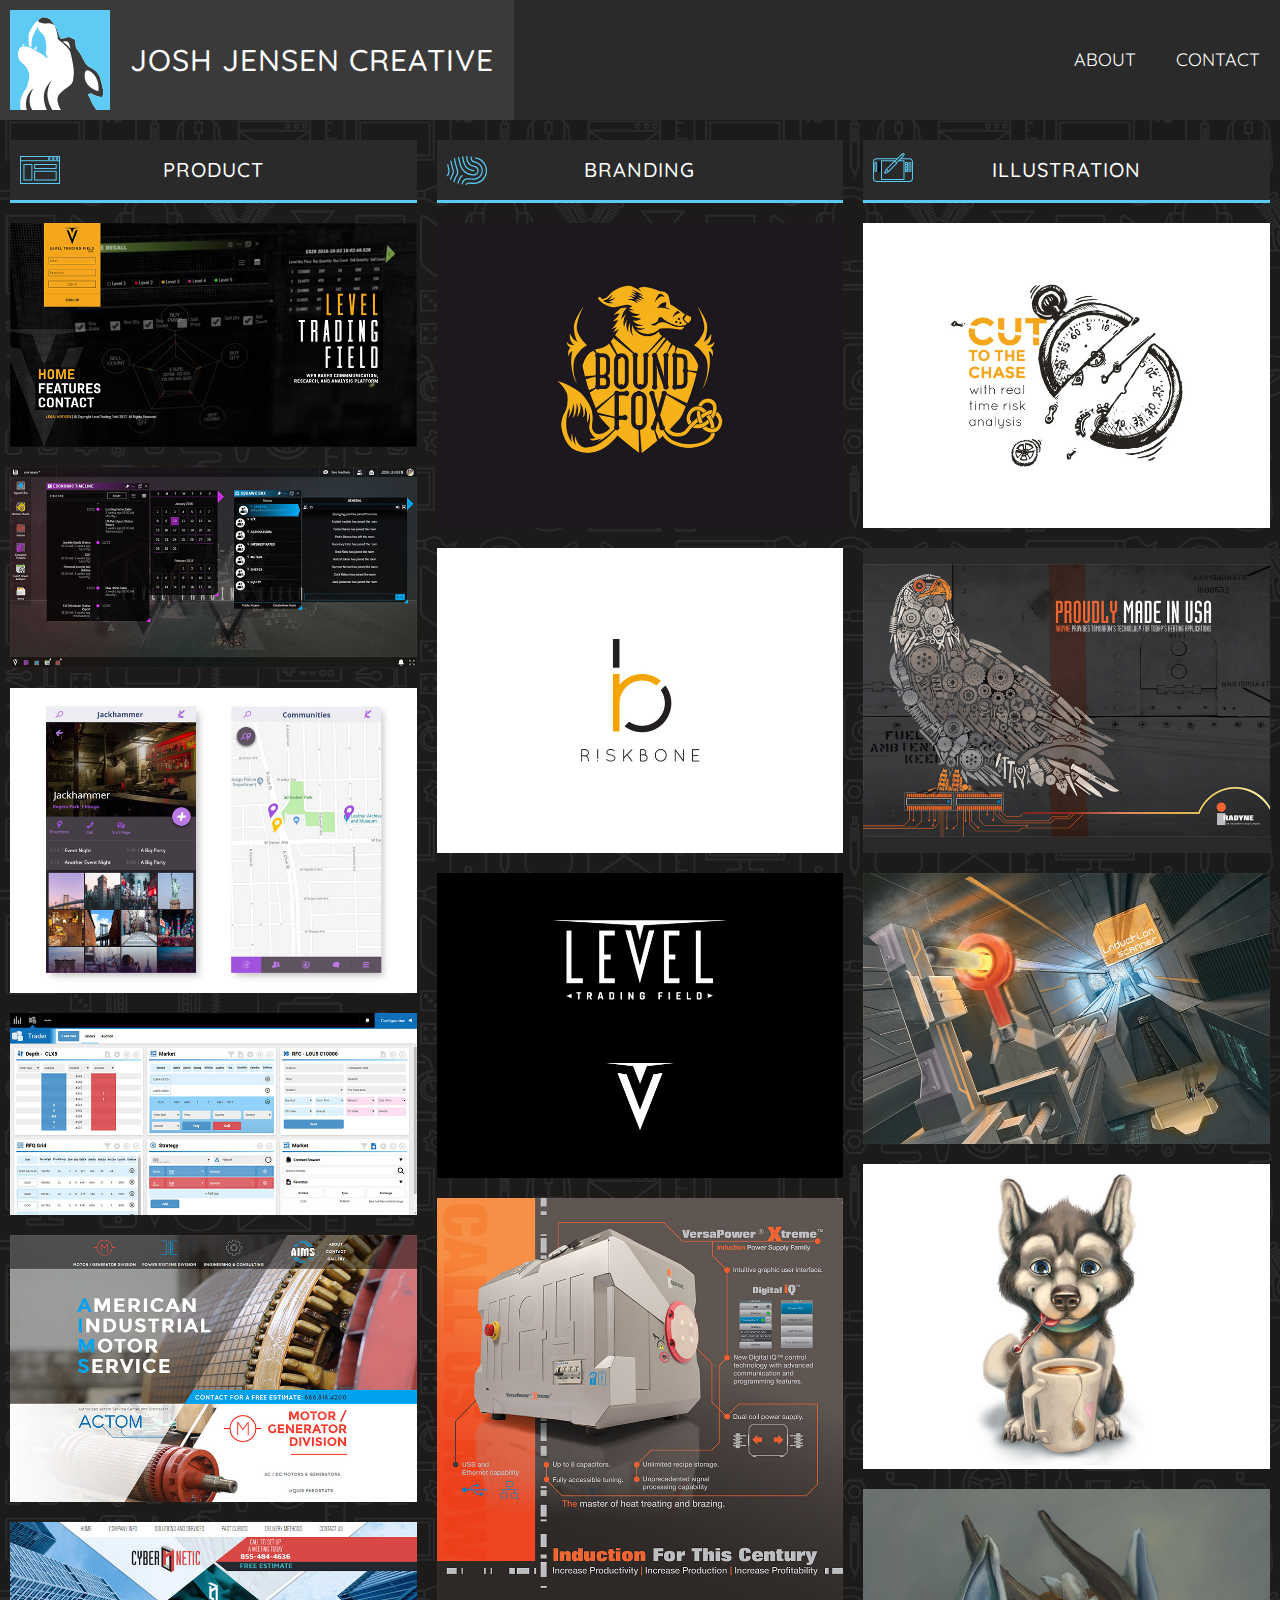
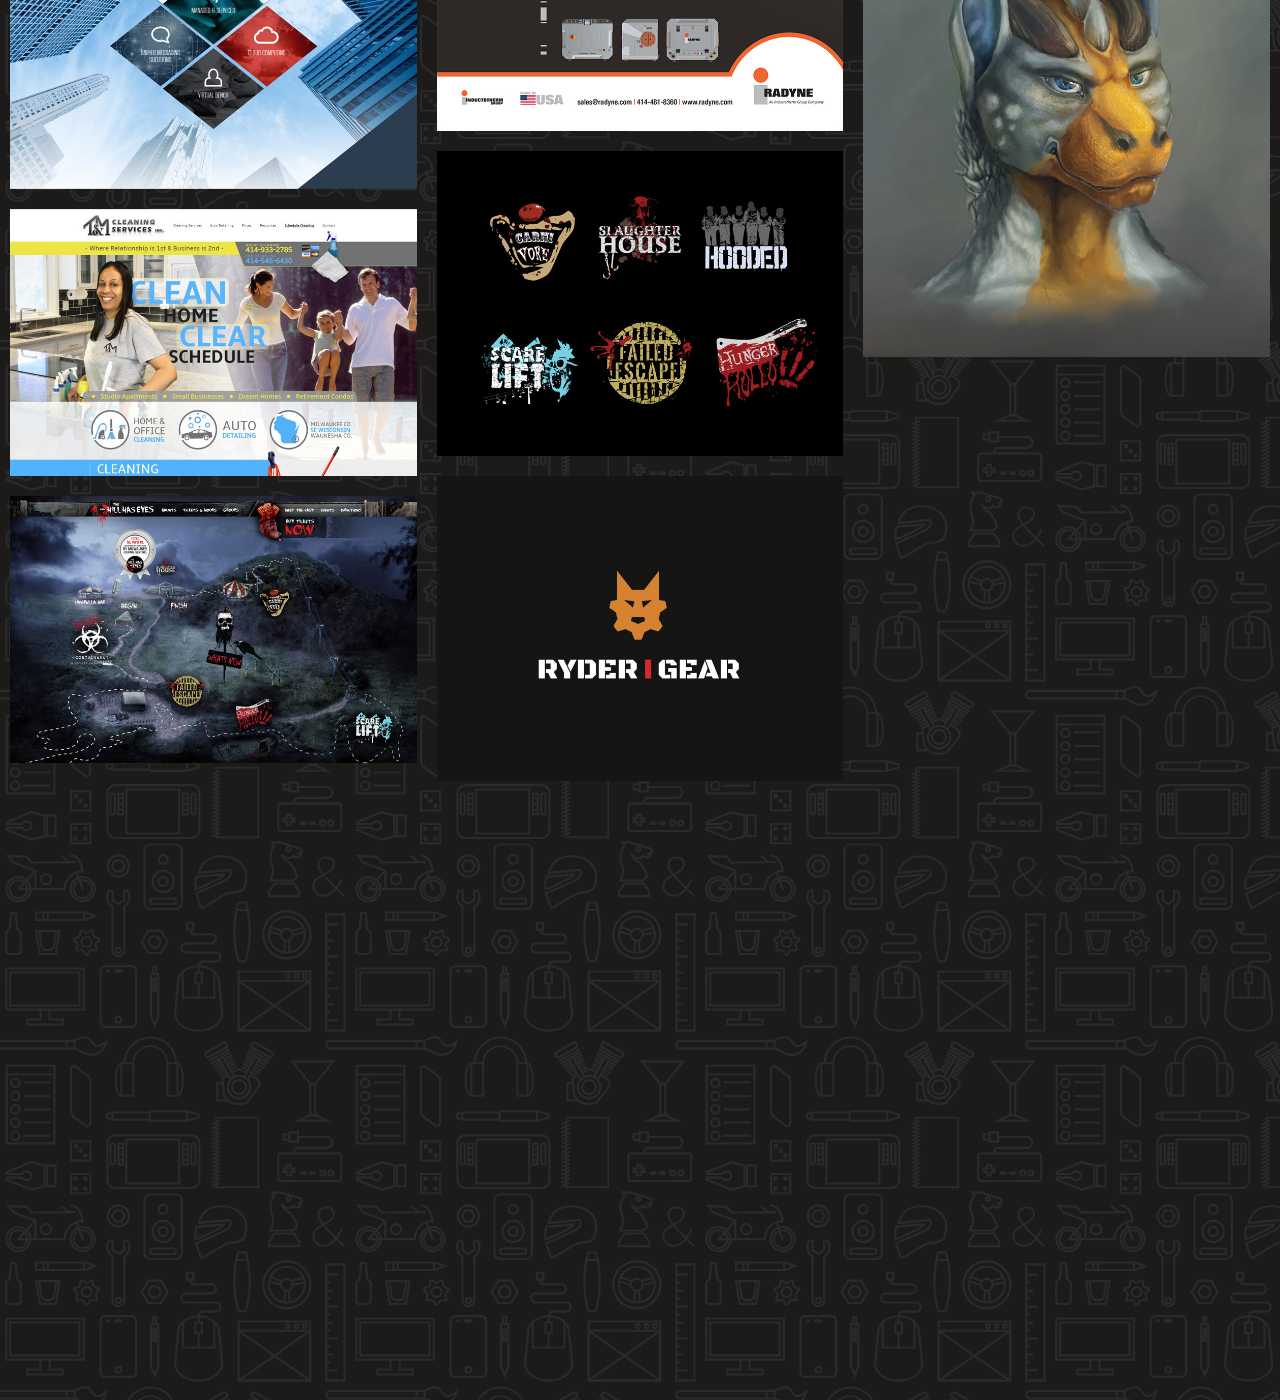
<file: index.html>
<html lang="en">
<head>
	<meta charset="utf-8">

	<title>Josh Jensen Creative</title>
	<meta name="description" content="Product, branding, and illustrative design services in the Chicago area">
	<meta name="author" content="Joshua Jensen">

	<link rel="stylesheet" href="styles.css?v=1.0">
	<link href="https://fonts.googleapis.com/css?family=Quicksand:400,500" rel="stylesheet">

	<meta name="viewport" content="width=device-width, initial-scale=1.0">
  <!--[if lt IE 9]>
    <script src="https://cdnjs.cloudflare.com/ajax/libs/html5shiv/3.7.3/html5shiv.js"></script>
  <![endif]-->
</head>

<body>
	<header>
		<div class="header-wrap">
			<a href="index.html" class="logo-wrap">
				<div class="logo-contain">
					<svg id="Layer_1" data-name="Layer 1" xmlns="http://www.w3.org/2000/svg" viewBox="0 0 1000 999.978"><title>logo-main</title><path d="M0,0V999.976H167.514c-14.393-54.41-18.4-142.443,66.886-217.386-58.268,95.133-38.829,170.826-12.519,217.386H369.767C337.274,930.825,304,805.024,419.856,703.115c-81.426,116.724-35.445,232.509,4.4,296.861H999.976V0ZM369.584,133.836c-28.52,4.741-69.3-9.539-78.132-12.245S284.1,100,284.1,100v-.008c17.222-14.267,35.829-26.932,45.393-27.31,16.985-.691,65.906,13.608,70.666,20.383,4.184,5.972,26.209,30.845,44.4,57.541C444.33,150.5,398.034,129.069,369.584,133.836ZM932.422,836.613c-5.086,28.538-14.26,35.66-21.4,33.606-7.12-2.016-76.443-18.31-88.649-30.555-12.226-12.224-49.958,0-41.782,8.158,8.157,8.156,41.782,91.72,57.059,111.061,6.142,7.754,15.68,24.2,24.95,41.091H509.1c-19.787-33.241-34.637-75.886-35.237-108.341-1.017-58.094,96.806-109.05,129.932-140.621,33.107-31.611,27.349-60.13,34.815-115.845,7.485-55.7-34.815-213.284-34.815-213.284-11.726-46.882-126.88-132.5-126.88-132.5,12.2-24.374-32.121-138.2-32.329-138.736,2.486,3.658,4.909,7.348,7.2,11.03,19.02,30.573,48.9,115.48,53.662,122.966,4.741,7.465,52.314-7.488,59.784-9.52s14.26-8.138,24.47-5.432c10.171,2.707,52.971,23.78,52.971,23.78s8.157,5.45,10.882,21.073c2.687,15.622,3.375,49.574,6.775,59.765,3.416,10.191,23.449,40.418,38.749,57.749,15.278,17.311,47.866,92.718,58.057,102.928,10.191,10.177,17.349,28.52,40.764,36.677,23.437,8.157,87.635,47.884,104.966,113.12C920.177,749.979,937.508,808.075,932.422,836.613Z" style="fill:#fff"/><rect x="999.998" y="51.627" width="0.002" height="948.351" style="fill:#231f20"/><path d="M0,0V999.978H109.742a106.244,106.244,0,0,1-5.8-21.745c-6.122-40.726,2.034-97.8,19.365-130.412s43.816-67.269,49.919-91.72c6.142-24.452,30.593-89.668,14.3-132.466-16.333-42.818-36.7-71.337-57.078-85.6S79.512,489.114,79.512,450.4c0-38.73,18.31-71.337,28.52-79.475,10.191-8.176,55.044-8.176,78.132,0C209.254,379.068,339.7,451.078,358.7,471.46c19.039,20.364,16.333-6.793,16.333-6.793S355.979,440.2,357.361,427.99c1.343-12.226,12.226-57.059,5.432-81.53-6.813-24.47-9.5-82.872-32.608-103.274-23.107-20.363-53.009-54.333-54.353-69.265-1.363-14.969-9.5,5.413-13.569,19.02-4.088,13.568-25.007,42.107-34.949,70.646-9.9,28.52-14.317,104.273-11.247,108.859,3.052,4.607-26.006-13.761-26.006-13.761s-7.984-81.529-2.533-113.465c5.431-31.917,48.23-95.77,63.853-114.117,15.622-18.329,61.128-57.75,78.113-58.422,16.985-.691,65.906,13.607,70.666,20.382,4.76,6.793,32.608,38.039,51.627,68.612s48.9,115.481,53.662,122.966c4.741,7.465,52.318-7.485,59.784-9.52s14.26-8.138,24.47-5.432c10.172,2.707,52.971,23.78,52.971,23.78s8.157,5.451,10.882,21.074c2.687,15.622,3.378,49.574,6.775,59.765,3.416,10.191,23.453,40.418,38.749,57.749,15.277,17.311,47.866,92.718,58.057,102.928,10.191,10.172,17.35,28.52,40.765,36.677,23.434,8.158,87.632,47.885,104.963,113.12,17.311,65.2,34.642,123.291,29.556,151.83s-14.26,35.66-21.4,33.606c-7.12-2.016-76.443-18.31-88.649-30.555-12.226-12.225-49.958,0-41.782,8.158,8.157,8.157,41.782,91.72,57.059,111.066,6.142,7.754,15.68,24.2,24.95,41.091H1000V0Z" style="fill:#5ecbf5"/><path d="M237.112,385.6s16.985,8.234,23.511,13.858c6.564,5.6,4.549-39.325,4.549-39.325Z" style="fill:#fff"/><path d="M116.522,360.129s18.4-4.164,22.839-.364c4.453,3.8,3.167-24.719,3.167-24.719Z" style="fill:#fff"/><path d="M523.778,317.931s44.353-14.777,56.061,0,20.363,41.283,23.952,70.82c-12.245-22.934-66.233-68.286-80.013-70.82" style="fill:#fff"/><path d="M884.515,812.489s17.676-107.323-55.7-177.989c-73.372-70.646-80.166,0-80.166,0s-28.52,126.363,135.863,177.989" style="fill:#fff"/></svg>
				</div>
				<h1 class="logo-type">JOSH JENSEN CREATIVE</h1>
			</a>
			<nav>
				<ul>
					<li><a href="contact.html">CONTACT</a></li>
					<li><a href="about.html">ABOUT</a></li>
				</ul>
			</nav>
		</div>
	</header>
	<section class="content-wrap">

		<div class="mobile-tabs">
			<div class="tab tab-product active"></div>
			<div class="tab tab-brand"></div>
			<div class="tab tab-illustration"></div>				
		</div>

		<div class="product-contain content-box active">
			<a class="product-button home-button"><span class="category-icon-product"></span>Product</a>
			<a class="home-image" data-attribute="levelHome">
				<img src="images/web-level-1.jpg" alt="Level Trading Field">
				<p class="image-description"><span>Website design for Level Trading Field</span></p>
			</a>
			<a class="home-image" data-attribute="levelDesktop">
				<img src="images/web-levelDesktop-1.jpg" alt="Level Trading Field Desktop">
				<p class="image-description"><span>Product design for Level Trading Field</span></p>
			</a>
			<a class="home-image" data-attribute="kinktasticUX">
				<img src="images/web-kinktastic-1.jpg" alt="Kinktastic">
				<p class="image-description"><span>Product design for Kinktastic</span></p>
			</a>			
			<a class="home-image" data-attribute="cme">
				<img src="images/web-cme-1.jpg" alt="Online Trading Platform">
				<p class="image-description"><span>Product design for CME Firmsoft</span></p>
			</a>			
			<a class="home-image" data-attribute="aims">
				<img src="images/web-aims-1.jpg" alt="American Industrial Motor Service">
				<p class="image-description"><span>Website design for American Industrial Motor Service</span></p>
			</a>
			<a class="home-image" data-attribute="cybernetic">
				<img src="images/web-cyber-1.jpg" alt="Cybernetic INC">
				<p class="image-description"><span>Website design for Cybernetic INC</span></p>
			</a>
			<a class="home-image" data-attribute="tmcleaning">
				<img src="images/web-tmcleaning-1.jpg" alt="TM Cleaning">
				<p class="image-description"><span>Website Design for TM Cleaning</span></p>
			</a>
			<a class="home-image" data-attribute="hill">
				<img src="images/web-hill-1.jpg" alt="Hill Has Eyes">
				<p class="image-description"><span>Website Design for Hill Has Eyes haunted house</span></p>
			</a>
		</div>
		<div class="branding-contain content-box">
			<a class="branding-button home-button"><span class="category-icon-brand"></span>Branding</a>			
			<a class="home-image" data-attribute="boundfox">
				<img src="images/Logo1.jpg" alt="Boundfox Logo">
				<p class="image-description"><span>Logo and brand design for Boundfox</span></p>
			</a>
			<a class="home-image" data-attribute="riskbone">
				<img src="images/Logo6.jpg" alt="Riskbone Logo">
				<p class="image-description"><span>Logo and brand design for Riskbone</span></p>
			</a>
			<a class="home-image" data-attribute="levelBrand">
				<img src="images/Logo7.jpg" alt="Riskbone Logo">
				<p class="image-description"><span>Logo and brand design for Level Trading Field</span></p>
			</a>			
			<a class="home-image" data-attribute="radyneBrand">
				<img src="images/design-radyne1.jpg" alt="Riskbone Logo">
				<p class="image-description"><span>Brand and Identity design for Radyne</span></p>
			</a>
			<a class="home-image" data-attribute="hillsBrand">
				<img src="images/design-hills1.jpg" alt="Riskbone Logo">
				<p class="image-description"><span>Brand and Identity design for Hills Has Eyes</span></p>
			</a>
			<a class="home-image" data-attribute="ryderBrand">
				<img src="images/design-ryder1.jpg" alt="Ryder Gear Logo">
				<p class="image-description"><span>Brand and Identity design for RyderGear</span></p>
			</a>			
		</div>
		<div class="illustration-contain content-box">
			<a class="illustration-button home-button"><span class="category-icon-illustration"></span>Illustration</a>
			<a class="home-image" data-attribute="riskboneIL">
				<img src="images/illustration-riskbone1.jpg" alt="Riskbone Illustration">
				<p class="image-description"><span>Illustrations for Riskbone Risk Management Software</span></p>
			</a>
			<a class="home-image" data-attribute="radyneIL">
				<img src="images/illustration-radyne1.jpg" alt="Radyne Eagle Illustration">
				<p class="image-description"><span>Eagle Illustration for Radyne</span></p>
			</a>
			<a class="home-image" data-attribute="radyneProductIL">
				<img src="images/illustration-radyne2.jpg" alt="Radyne Product Illustration">
				<p class="image-description"><span>Product Illustrations for Radyne</span></p>
			</a>
			<a class="home-image" data-attribute="dogIL">
				<img src="images/illustration-personal1.jpg" alt="Husky Get Well Soon Illustration">
				<p class="image-description"><span>Husky Get Well Soon Illustration</span></p>
			</a>
			<a class="home-image" data-attribute="animalIL">
				<img src="images/illustration-animal1.jpg" alt="Animal Illustrations">
				<p class="image-description"><span>A couple animal themed illustrations</span></p>
			</a>			
		</div>
	</section>
	<section class="image-details">
		<div id="image-details-contain"></div>
	</section>
	<div class="close-button-contain">
		<div class="close-button"><svg id="Layer_1" data-name="Layer 1" xmlns="http://www.w3.org/2000/svg" viewBox="0 0 1000 1000" color="#000000"><title>icon-close</title><polygon points="1000 0 963.258 0 500 463.258 36.742 0 0 0 0 36.742 463.258 500 0 963.258 0 1000 36.742 1000 500 536.742 963.258 1000 1000 1000 1000 963.258 536.742 500 1000 36.742 1000 0" fill="currentColor"/></svg></div>
	</div>
	<script src="jquery-3.2.1.min.js"></script>
	<script src="scripts.js"></script>
</body>
</html>
</file>
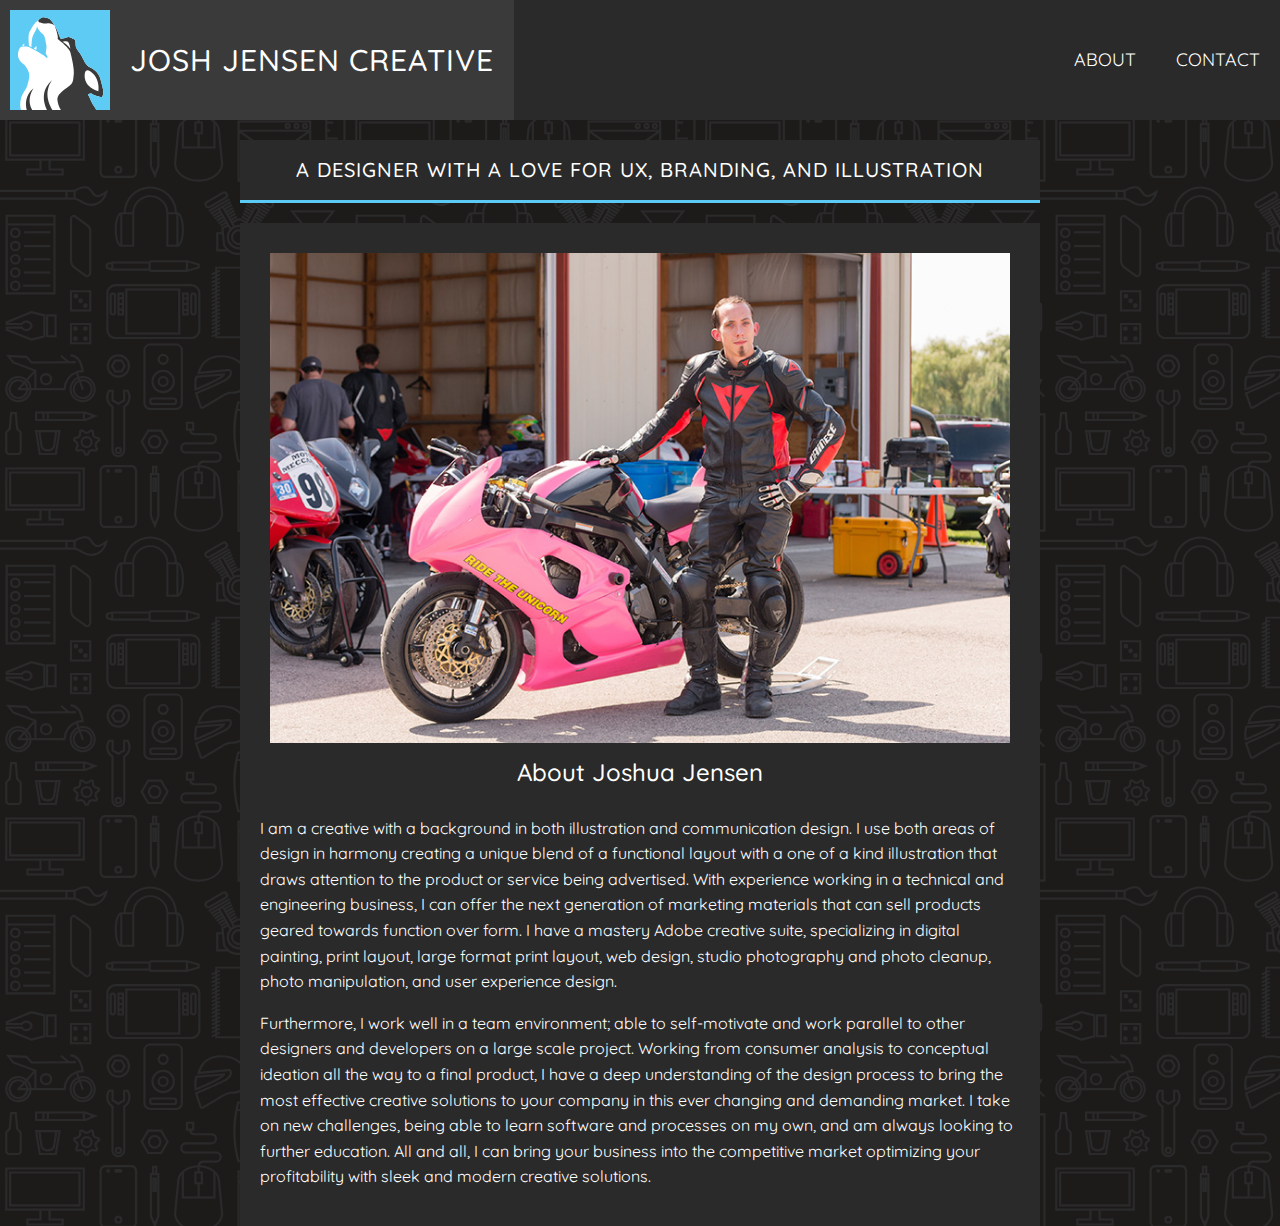
<file: about.html>
<html lang="en">
<head>
	<meta charset="utf-8">

	<title>Josh Jensen Creative | About</title>
	<meta name="description" content="Product, branding, and illustrative design services in the Chicago area">
	<meta name="author" content="Joshua Jensen">

	<link rel="stylesheet" href="styles.css?v=1.0">
	<link href="https://fonts.googleapis.com/css?family=Quicksand:400,500" rel="stylesheet">

	<meta name="viewport" content="width=device-width, initial-scale=1.0">
  <!--[if lt IE 9]>
    <script src="https://cdnjs.cloudflare.com/ajax/libs/html5shiv/3.7.3/html5shiv.js"></script>
  <![endif]-->
</head>

<body>
	<div class="background">
		<header>
			<div class="header-wrap">
				<a href="index.html" class="logo-wrap">
					<div class="logo-contain">
						<svg id="Layer_1" data-name="Layer 1" xmlns="http://www.w3.org/2000/svg" viewBox="0 0 1000 999.978"><title>logo-main</title><path d="M0,0V999.976H167.514c-14.393-54.41-18.4-142.443,66.886-217.386-58.268,95.133-38.829,170.826-12.519,217.386H369.767C337.274,930.825,304,805.024,419.856,703.115c-81.426,116.724-35.445,232.509,4.4,296.861H999.976V0ZM369.584,133.836c-28.52,4.741-69.3-9.539-78.132-12.245S284.1,100,284.1,100v-.008c17.222-14.267,35.829-26.932,45.393-27.31,16.985-.691,65.906,13.608,70.666,20.383,4.184,5.972,26.209,30.845,44.4,57.541C444.33,150.5,398.034,129.069,369.584,133.836ZM932.422,836.613c-5.086,28.538-14.26,35.66-21.4,33.606-7.12-2.016-76.443-18.31-88.649-30.555-12.226-12.224-49.958,0-41.782,8.158,8.157,8.156,41.782,91.72,57.059,111.061,6.142,7.754,15.68,24.2,24.95,41.091H509.1c-19.787-33.241-34.637-75.886-35.237-108.341-1.017-58.094,96.806-109.05,129.932-140.621,33.107-31.611,27.349-60.13,34.815-115.845,7.485-55.7-34.815-213.284-34.815-213.284-11.726-46.882-126.88-132.5-126.88-132.5,12.2-24.374-32.121-138.2-32.329-138.736,2.486,3.658,4.909,7.348,7.2,11.03,19.02,30.573,48.9,115.48,53.662,122.966,4.741,7.465,52.314-7.488,59.784-9.52s14.26-8.138,24.47-5.432c10.171,2.707,52.971,23.78,52.971,23.78s8.157,5.45,10.882,21.073c2.687,15.622,3.375,49.574,6.775,59.765,3.416,10.191,23.449,40.418,38.749,57.749,15.278,17.311,47.866,92.718,58.057,102.928,10.191,10.177,17.349,28.52,40.764,36.677,23.437,8.157,87.635,47.884,104.966,113.12C920.177,749.979,937.508,808.075,932.422,836.613Z" style="fill:#fff"/><rect x="999.998" y="51.627" width="0.002" height="948.351" style="fill:#231f20"/><path d="M0,0V999.978H109.742a106.244,106.244,0,0,1-5.8-21.745c-6.122-40.726,2.034-97.8,19.365-130.412s43.816-67.269,49.919-91.72c6.142-24.452,30.593-89.668,14.3-132.466-16.333-42.818-36.7-71.337-57.078-85.6S79.512,489.114,79.512,450.4c0-38.73,18.31-71.337,28.52-79.475,10.191-8.176,55.044-8.176,78.132,0C209.254,379.068,339.7,451.078,358.7,471.46c19.039,20.364,16.333-6.793,16.333-6.793S355.979,440.2,357.361,427.99c1.343-12.226,12.226-57.059,5.432-81.53-6.813-24.47-9.5-82.872-32.608-103.274-23.107-20.363-53.009-54.333-54.353-69.265-1.363-14.969-9.5,5.413-13.569,19.02-4.088,13.568-25.007,42.107-34.949,70.646-9.9,28.52-14.317,104.273-11.247,108.859,3.052,4.607-26.006-13.761-26.006-13.761s-7.984-81.529-2.533-113.465c5.431-31.917,48.23-95.77,63.853-114.117,15.622-18.329,61.128-57.75,78.113-58.422,16.985-.691,65.906,13.607,70.666,20.382,4.76,6.793,32.608,38.039,51.627,68.612s48.9,115.481,53.662,122.966c4.741,7.465,52.318-7.485,59.784-9.52s14.26-8.138,24.47-5.432c10.172,2.707,52.971,23.78,52.971,23.78s8.157,5.451,10.882,21.074c2.687,15.622,3.378,49.574,6.775,59.765,3.416,10.191,23.453,40.418,38.749,57.749,15.277,17.311,47.866,92.718,58.057,102.928,10.191,10.172,17.35,28.52,40.765,36.677,23.434,8.158,87.632,47.885,104.963,113.12,17.311,65.2,34.642,123.291,29.556,151.83s-14.26,35.66-21.4,33.606c-7.12-2.016-76.443-18.31-88.649-30.555-12.226-12.225-49.958,0-41.782,8.158,8.157,8.157,41.782,91.72,57.059,111.066,6.142,7.754,15.68,24.2,24.95,41.091H1000V0Z" style="fill:#5ecbf5"/><path d="M237.112,385.6s16.985,8.234,23.511,13.858c6.564,5.6,4.549-39.325,4.549-39.325Z" style="fill:#fff"/><path d="M116.522,360.129s18.4-4.164,22.839-.364c4.453,3.8,3.167-24.719,3.167-24.719Z" style="fill:#fff"/><path d="M523.778,317.931s44.353-14.777,56.061,0,20.363,41.283,23.952,70.82c-12.245-22.934-66.233-68.286-80.013-70.82" style="fill:#fff"/><path d="M884.515,812.489s17.676-107.323-55.7-177.989c-73.372-70.646-80.166,0-80.166,0s-28.52,126.363,135.863,177.989" style="fill:#fff"/></svg>
					</div>
					<h1 class="logo-type">JOSH JENSEN CREATIVE</h1>
				</a>
				<nav>
					<ul>
						<li><a href="contact.html">CONTACT</a></li>
						<li><a href="about.html">ABOUT</a></li>
					</ul>
				</nav>
			</div>
		</header>
		<section class="about-wrap">
			<h2 class="secondary-headline">A designer with a love for ux, branding, and illustration</h2>
			<div class="secondary-content">
				<img src="images/me.jpg" class= "profile-picture" alt="Joshua Jensen">
				<h2>About Joshua Jensen</h2>
				<p>I am a creative with a background in both illustration and communication design. I use both areas of design in harmony creating a unique blend of a functional layout with a one of a kind illustration that draws attention to the product or service being advertised. With experience working in a technical and engineering business, I can offer the next generation of marketing materials that can sell products geared towards function over form. I have a mastery Adobe creative suite, specializing in digital painting, print layout, large format print layout, web design, studio photography and photo cleanup, photo manipulation, and user experience design.</p>

				<p>Furthermore, I work well in a team environment; able to self-motivate and work parallel to other designers and developers on a large scale project. Working from consumer analysis to conceptual ideation all the way to a final product, I have a deep understanding of the design process to bring the most effective creative solutions to your company in this ever changing and demanding market. I take on new challenges, being able to learn software and processes on my own, and am always looking to further education. All and all, I can bring your business into the competitive market optimizing your profitability with sleek and modern creative solutions.</p>
			</div>

		</section>
	</div>
	<script src="jquery-3.2.1.min.js"></script>
	<script src="scripts.js"></script>
</body>
</html>
</file>
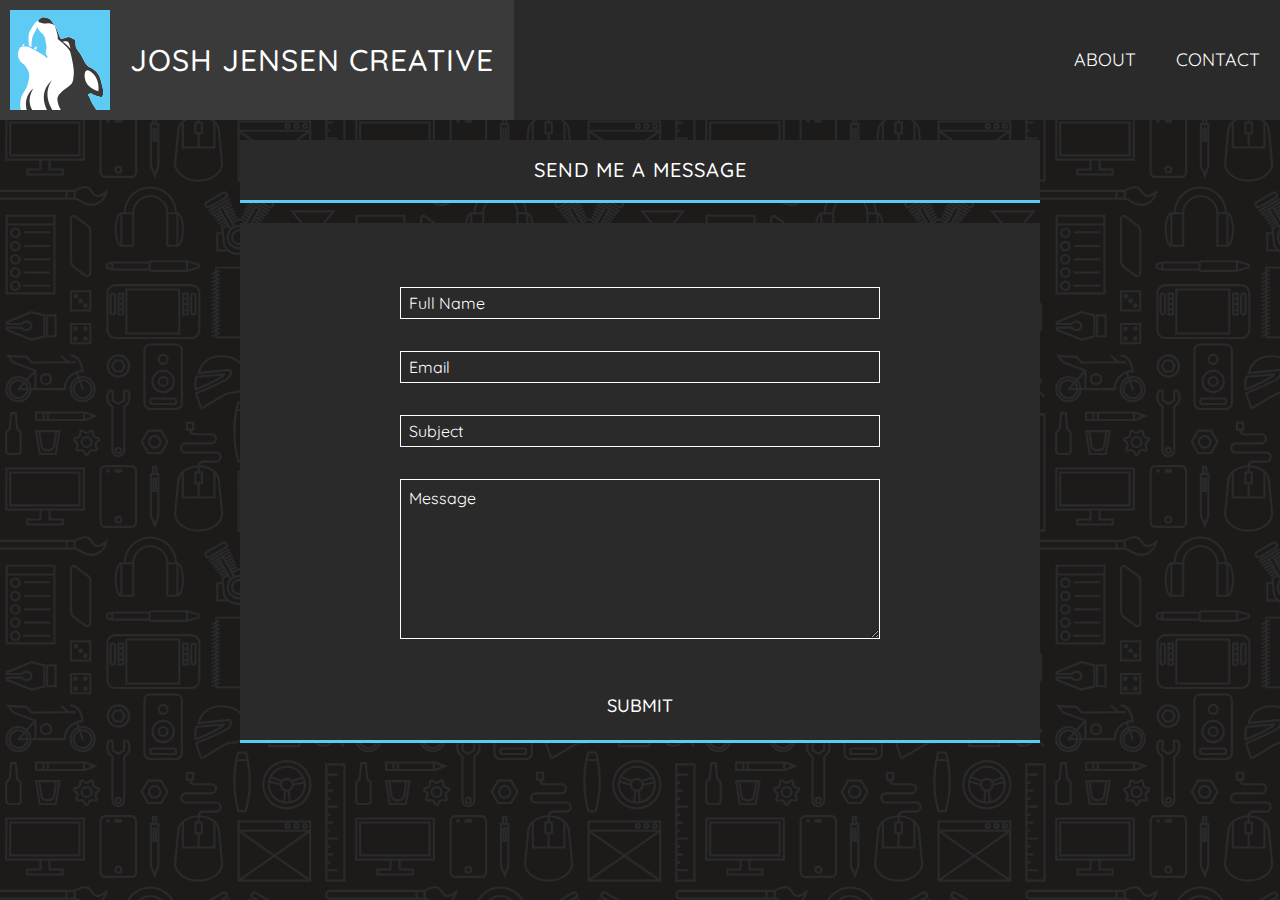
<file: contact.html>
<html lang="en">
<head>
	<meta charset="utf-8">

	<title>Josh Jensen Creative | Contact</title>
	<meta name="description" content="Product, branding, and illustrative design services in the Chicago area">
	<meta name="author" content="Joshua Jensen">

	<link rel="stylesheet" href="styles.css?v=1.0">
	<link href="https://fonts.googleapis.com/css?family=Quicksand:400,500" rel="stylesheet">

	<meta name="viewport" content="width=device-width, initial-scale=1.0">
  <!--[if lt IE 9]>
    <script src="https://cdnjs.cloudflare.com/ajax/libs/html5shiv/3.7.3/html5shiv.js"></script>
  <![endif]-->
</head>

<body>
	<div class="background">
		<header>
			<div class="header-wrap">
				<a href="index.html" class="logo-wrap">
					<div class="logo-contain">
						<svg id="Layer_1" data-name="Layer 1" xmlns="http://www.w3.org/2000/svg" viewBox="0 0 1000 999.978"><title>logo-main</title><path d="M0,0V999.976H167.514c-14.393-54.41-18.4-142.443,66.886-217.386-58.268,95.133-38.829,170.826-12.519,217.386H369.767C337.274,930.825,304,805.024,419.856,703.115c-81.426,116.724-35.445,232.509,4.4,296.861H999.976V0ZM369.584,133.836c-28.52,4.741-69.3-9.539-78.132-12.245S284.1,100,284.1,100v-.008c17.222-14.267,35.829-26.932,45.393-27.31,16.985-.691,65.906,13.608,70.666,20.383,4.184,5.972,26.209,30.845,44.4,57.541C444.33,150.5,398.034,129.069,369.584,133.836ZM932.422,836.613c-5.086,28.538-14.26,35.66-21.4,33.606-7.12-2.016-76.443-18.31-88.649-30.555-12.226-12.224-49.958,0-41.782,8.158,8.157,8.156,41.782,91.72,57.059,111.061,6.142,7.754,15.68,24.2,24.95,41.091H509.1c-19.787-33.241-34.637-75.886-35.237-108.341-1.017-58.094,96.806-109.05,129.932-140.621,33.107-31.611,27.349-60.13,34.815-115.845,7.485-55.7-34.815-213.284-34.815-213.284-11.726-46.882-126.88-132.5-126.88-132.5,12.2-24.374-32.121-138.2-32.329-138.736,2.486,3.658,4.909,7.348,7.2,11.03,19.02,30.573,48.9,115.48,53.662,122.966,4.741,7.465,52.314-7.488,59.784-9.52s14.26-8.138,24.47-5.432c10.171,2.707,52.971,23.78,52.971,23.78s8.157,5.45,10.882,21.073c2.687,15.622,3.375,49.574,6.775,59.765,3.416,10.191,23.449,40.418,38.749,57.749,15.278,17.311,47.866,92.718,58.057,102.928,10.191,10.177,17.349,28.52,40.764,36.677,23.437,8.157,87.635,47.884,104.966,113.12C920.177,749.979,937.508,808.075,932.422,836.613Z" style="fill:#fff"/><rect x="999.998" y="51.627" width="0.002" height="948.351" style="fill:#231f20"/><path d="M0,0V999.978H109.742a106.244,106.244,0,0,1-5.8-21.745c-6.122-40.726,2.034-97.8,19.365-130.412s43.816-67.269,49.919-91.72c6.142-24.452,30.593-89.668,14.3-132.466-16.333-42.818-36.7-71.337-57.078-85.6S79.512,489.114,79.512,450.4c0-38.73,18.31-71.337,28.52-79.475,10.191-8.176,55.044-8.176,78.132,0C209.254,379.068,339.7,451.078,358.7,471.46c19.039,20.364,16.333-6.793,16.333-6.793S355.979,440.2,357.361,427.99c1.343-12.226,12.226-57.059,5.432-81.53-6.813-24.47-9.5-82.872-32.608-103.274-23.107-20.363-53.009-54.333-54.353-69.265-1.363-14.969-9.5,5.413-13.569,19.02-4.088,13.568-25.007,42.107-34.949,70.646-9.9,28.52-14.317,104.273-11.247,108.859,3.052,4.607-26.006-13.761-26.006-13.761s-7.984-81.529-2.533-113.465c5.431-31.917,48.23-95.77,63.853-114.117,15.622-18.329,61.128-57.75,78.113-58.422,16.985-.691,65.906,13.607,70.666,20.382,4.76,6.793,32.608,38.039,51.627,68.612s48.9,115.481,53.662,122.966c4.741,7.465,52.318-7.485,59.784-9.52s14.26-8.138,24.47-5.432c10.172,2.707,52.971,23.78,52.971,23.78s8.157,5.451,10.882,21.074c2.687,15.622,3.378,49.574,6.775,59.765,3.416,10.191,23.453,40.418,38.749,57.749,15.277,17.311,47.866,92.718,58.057,102.928,10.191,10.172,17.35,28.52,40.765,36.677,23.434,8.158,87.632,47.885,104.963,113.12,17.311,65.2,34.642,123.291,29.556,151.83s-14.26,35.66-21.4,33.606c-7.12-2.016-76.443-18.31-88.649-30.555-12.226-12.225-49.958,0-41.782,8.158,8.157,8.157,41.782,91.72,57.059,111.066,6.142,7.754,15.68,24.2,24.95,41.091H1000V0Z" style="fill:#5ecbf5"/><path d="M237.112,385.6s16.985,8.234,23.511,13.858c6.564,5.6,4.549-39.325,4.549-39.325Z" style="fill:#fff"/><path d="M116.522,360.129s18.4-4.164,22.839-.364c4.453,3.8,3.167-24.719,3.167-24.719Z" style="fill:#fff"/><path d="M523.778,317.931s44.353-14.777,56.061,0,20.363,41.283,23.952,70.82c-12.245-22.934-66.233-68.286-80.013-70.82" style="fill:#fff"/><path d="M884.515,812.489s17.676-107.323-55.7-177.989c-73.372-70.646-80.166,0-80.166,0s-28.52,126.363,135.863,177.989" style="fill:#fff"/></svg>
					</div>
					<h1 class="logo-type">JOSH JENSEN CREATIVE</h1>
				</a>
				<nav>
					<ul>
						<li><a href="contact.html">CONTACT</a></li>
						<li><a href="about.html">ABOUT</a></li>
					</ul>
				</nav>
			</div>
		</header>
		<section class="contact-wrap">
			<h2 class="secondary-headline">Send me a message</h2>
			<div class="contact-form-contain">
				<div class="contact-form-contain" id="#emailForm">
					<p class="message-sent-status"></p>
					<div class="input-contain">
						<input name="fullName" id="fullName" placeholder="Full Name">
						<span id="contactNameError"></span>
					</div>
					<div class="input-contain">
						<input name="email" id="email" placeholder="Email">
						<span id="contactEmailError"></span>
					</div>
					<div class="input-contain">
						<input name="title" id="title" placeholder="Subject">
						<span id="contactSubjectError"></span>
					</div>	
					<div class="input-contain">
						<textarea max-length="500" id="message" name="message" placeholder="Message"></textarea>
					</div>
					<button class="contact-submit">Submit</button>
				</div>					
			</div>	
		</section>
	</div>
	<script src="jquery-3.2.1.min.js"></script>
	<script src="scripts.js"></script>
</body>
</html>
</file>
<file: styles.css>
/* http://meyerweb.com/eric/tools/css/reset/ 
   v2.0 | 20110126
   License: none (public domain)
*/

html, body, div, span, applet, object, iframe,
h1, h2, h3, h4, h5, h6, p, blockquote, pre,
a, abbr, acronym, address, big, cite, code,
del, dfn, em, img, ins, kbd, q, s, samp,
small, strike, strong, sub, sup, tt, var,
b, u, i, center,
dl, dt, dd, ol, ul, li,
fieldset, form, label, legend,
table, caption, tbody, tfoot, thead, tr, th, td,
article, aside, canvas, details, embed, 
figure, figcaption, footer, header, hgroup, 
menu, nav, output, ruby, section, summary,
time, mark, audio, video {
	margin: 0;
	padding: 0;
	border: 0;
	font-size: 100%;
	font: inherit;
	vertical-align: baseline;
}
/* HTML5 display-role reset for older browsers */
article, aside, details, figcaption, figure, 
footer, header, hgroup, menu, nav, section {
	display: block;
}

html {
  box-sizing: border-box;
}

*, *:before, *:after {
  box-sizing: inherit;
}

body {
	line-height: 1;
	background:url(images/background-illustration.svg) top left repeat;
	background-size:350px 350px;
	font-size:62.5%;
	font-family: 'Quicksand', sans-serif;
}
ol, ul {
	list-style: none;
}
blockquote, q {
	quotes: none;
}
blockquote:before, blockquote:after,
q:before, q:after {
	content: '';
	content: none;
}
table {
	border-collapse: collapse;
	border-spacing: 0;
}

header{
	display:block;
	width:100%;
	background:#2a2a2a;
	height:120px;
}
.header-wrap{
	max-width:1600px;
	margin:0 auto;
}
.header-wrap.blurred{
	-webkit-filter: blur(10px);
    -moz-filter: blur(10px);
    -o-filter: blur(10px);
    -ms-filter: blur(10px);
    filter: blur(10px);
}
.logo-wrap{
	display:block;
	transition:background 0.3s ease;
	cursor:pointer;
	float:left;
}
.logo-wrap:hover{
	background:#3a3a3a;
}
.logo-contain{
	width:120px;
	height:120px;
	padding:10px;
	display:block;
	float:left;
}
.logo-type{
	font-size:3em;
	line-height:120px;
	text-align:left;
	color:#ffffff;
	display:block;
	float:left;
	padding:0 20px 0 10px;
	font-weight:500;
	letter-spacing:1px;
}
nav{
	float:right;
	line-height:120px;
	display:block;}
nav li{
	display:block;
	float:right;
	color:#ffffff;
	font-size:1.8em;
}
nav a{
	color:#ffffff;
	text-decoration:none;
	height:100%;
	position:relative;
	width:100%;
	display:block;
	cursor:pointer;
	padding:0 20px;
	transition:background 0.3s ease;
}

nav a:hover{
	background:#3a3a3a;
}

.content-wrap{
	max-width:1600px;
	width:100%;
	margin:0 auto;
}
.content-wrap.blurred{
    -webkit-filter: blur(10px);
    -moz-filter: blur(10px);
    -o-filter: blur(10px);
    -ms-filter: blur(10px);
    filter: blur(10px);
}
.content-box{
	width:calc(100% / 3);
	padding:2em 1em 1em 1em;
	float:left;
}
.mobile-tabs{
	display:none;
}
.home-button{
	display:block;
	width:100%;
	color:#ffffff;
	font-size:2em;
	padding:1em;
	background:#2a2a2a;
	border-bottom:3px solid #5bcbf5;
	text-align:center;
	text-transform:uppercase;
	font-weight:500;
	letter-spacing:1px;
	margin-bottom:1em;
	position:relative;
}
.category-icon-product{
	background:url(images/icon-product.svg) center center no-repeat;
	display:block;
	width:40px;
	height:40px;
	position:absolute;
	top:10px;
	left:10px;
}
.category-icon-brand{
	background:url(images/icon-brand.svg) center center no-repeat;
	display:block;
	width:40px;
	height:40px;
	position:absolute;
	top:10px;
	left:10px;
}
.category-icon-illustration{
	background:url(images/icon-illustration.svg) center center no-repeat;
	display:block;
	width:40px;
	height:40px;
	position:absolute;
	top:7px;
	left:10px;
}
.home-image{
	display:block;
	margin-bottom:2em;
	position:relative;
	cursor:pointer;
}
.image-description{
	height:0;
	overflow:hidden;
	background-image:linear-gradient(to top, #2a2a2a, rgba(0,0,0,0));
	transition:height 0.3s ease;
	position:absolute;
	left:0;
	bottom:0;
	width:100%;
}
.image-description:before{
	content:'';
	position:absolute;
	display:block;
	left:0;
	bottom:0;
	height:3px;
	width:100%;
	background:#5bcbf5;
}
.image-description span{
	bottom:20px;
	display:block;
	width:100%;
	position:absolute;
	left:0;
	font-size:1.2em;
	text-align:center;
	color:white;
	opacity:0;
	transition:opacity 0.3s ease;
}
.home-image:hover .image-description{
	height:100%;
}
.home-image:hover .image-description span{
	opacity:1;
}
.home-image img{
	width:100%;
	display:block;
}
.image-details{
	position:absolute;
	display:block;
	opacity:0;
	width:100%;
	max-width:1600px;
	min-height:3000px;
	background:rgba(256,256,256,0.95);
	z-index:5;
	visibility:hidden;
	transition:opacity 0.3s ease, visibility 0.3s ease;
	top:0;
	left:50%;
    transform:translateX(-50%);
}
.image-details.active{
	opacity:1;
	visibility:visible;
	transition:opacity 0.3s ease;
}
#image-details-contain{
	width:100%;
	max-width:840px;
	margin:0 auto;
	position:relative;
	padding:0 20px;
}
#image-details-contain img{
	width:100%;
	border:1px solid #e5e5e5;
}
#image-details-contain h2{
	width:100%;
	text-align:center;
	display:block;
	font-size:2.4em;
	line-height:2.4em;
	text-transform:uppercase;
	padding:40px 0;
	font-weight:500;
	letter-spacing:1px;
}
#image-details-contain p{
	width:100%;
	text-align:left;
	display:block;
	font-size:1.6em;
	padding:40px 0;
	line-height:1.6em;
}
.close-button-contain{
	width:100%;
	height:120px;
	position:fixed;
	top:0;
	max-width:1600px;
	left:50%;
	transform:translateX(-50%);
	pointer-events:none;
	z-index:10;
	opacity:0;
	visibility:hidden;
	transition:opacity 0.3s ease, visibility 0.3s ease;
}
.close-button-contain.active{
	opacity:1;
	visibility:visible;
}
.close-button{
	position:fixed;
	top:0px;
	right:0px;
	height:120px;
	width:120px;
	padding:40px;
	cursor:pointer;
	pointer-events:auto;
}
.close-button svg{
	color:#000000;
	transition:color 0.3s ease;
}
.close-button:hover svg{
	color:#5bcbf5;
}
.tag{
	display:block;
	margin:0 0.5em 0.5em 0;
	background:#5bcbf5;
	float:left;
	padding:0.5em;
	font-size:1.6em;
	color:#ffffff;
}
.description-url{
	color:#5bcbf5;
	font-size:2em;
	margin-top:1em;
	text-decoration:none;
	display:inline-block;
	font-weight:500;
	transition:color 0.3s ease;
}
.description-url:hover{
	color:#ade5fa
}

.contact-wrap, .about-wrap{
	max-width:800px;
	margin:0 auto;
}
.secondary-headline{
	display:block;
	width:100%;
	color:#ffffff;
	font-size:2em;
	line-height:1em;
	padding:1em;
	background:#2a2a2a;
	border-bottom:3px solid #5bcbf5;
	text-align:center;
	text-transform:uppercase;
	font-weight:500;
	letter-spacing:1px;
	margin-bottom:1em;
	margin-top:1em;
}
.secondary-content{
	display:block;
	width:100%;
	color:#ffffff;
	padding:2em;
	background:#2a2a2a;
} 
.secondary-content img{
	width:calc(100% - 2em);
	margin:1em auto;
	display:block;
}
.secondary-content p{
	margin-bottom:1em;
	text-align:left;
	font-size:1.6em;
	line-height:1.6em;
	color:#ffffff;
}
.secondary-content h2{
	margin-bottom:1em;
	text-align:left;
	font-size:2.4em;
	font-weight:500;
	text-align:center;
	line-height:1.6em;
	color:#ffffff;
}
.secondary-content .info{
	color:#5bcbf5;
	font-size:2em;
	text-align:left;
}
.contact-form-contain{
	display:block;
	width:100%;
	color:#ffffff;
	background:#2a2a2a;	
}
.contact-form-contain input{
	width:100%;
	background:none;
	border:1px solid #ffffff;
	height:2em;
	margin:2em 0;
	padding:.5em;
	display:block;
	color:#ffffff;
	font-family: 'Quicksand', sans-serif;
	font-size:1.6em;
	outline:none;
	transition:background 0.3s ease;
}
.contact-form-contain input:focus, .contact-form-contain textarea:focus{
	background:#3a3a3a;
}
.contact-form-contain textarea{
	width:100%;
	min-height:10em;
	background:none;
	padding:.5em;
	display:block;
	margin:2em 0;
	display:block;
	color:#ffffff;
	border:1px solid #ffffff;
	font-family: 'Quicksand', sans-serif;
	font-size:1.6em;
	outline:none;
	transition:background 0.3s ease;
}
.input-contain{
	position:relative;
	margin:0 auto;
	width:60%;
}
.input-contain span{
	position:absolute;
	font-size:1.4em;
	color:#5bcbf5;
	left:0;
	bottom:-1.7em;
}
.contact-form-contain button{
	height:4em;
	background:none;
	border-top:none;
	border-left:none;
	border-right:none;
	border-bottom:3px solid #5bcbf5;
	display:block;
	display:block;
	margin:1em auto;
	width:100%;
	font-size:1.8em;
	font-family: 'Quicksand', sans-serif;
	font-weight:500;
	color:white;
	text-transform:uppercase;
	transition:background 0.3s ease;
	cursor:pointer;
}
.contact-form-contain button:hover{
	background:#3a3a3a;
}
.message-sent-status{
	width:100%;
	padding:1em;
	text-align:center;
	font-size:1.6em;
}
::-webkit-input-placeholder { /* Chrome/Opera/Safari */
  color: white;
}
::-moz-placeholder { /* Firefox 19+ */
  color: white;
}
:-ms-input-placeholder { /* IE 10+ */
  color: white;
}
:-moz-placeholder { /* Firefox 18- */
  color: white;
}

@media screen and (max-width:850px){
	header{
		height:60px;
	}
	.logo-type{
		font-size:2em;
		line-height:60px;
	}
	.logo-contain{
		height:60px;
		width:60px;
		padding:5px;
	}
	.mobile-tabs{
		display:block;
		width:100%;
		height:50px;
		background:#2a2a2a;
		margin-top:1em;
	}
	.image-description{
		display:none;
	}
	nav{
		line-height:60px;
	}
	nav li{
		font-size:1.5em;
	}
	nav a{
		padding:0 10px;
	}
	.tab-product{
		background:url(images/icon-product.svg) center center no-repeat;
		background-size:40px 40px;
		border-right:1px solid #3f3f3f;
	}
	.tab-brand{
		background:url(images/icon-brand.svg) center center no-repeat;
		background-size:40px 40px;
		border-right:1px solid #3f3f3f;
	}
	.tab-illustration{
		background:url(images/icon-illustration.svg) center center no-repeat;
		background-size:40px 40px;
	}
	.tab{
		display:block;
		width:calc(100% / 3);
		height:50px;
		float:left;		
	}
	.tab.active{
		border-bottom:3px solid #5bcbf5;
	}
	.content-box{
		display:none;
		width:100%;
	}
	.product-contain{
		padding:1em;
	}
	.content-box.active{
		display:block;
	}
	.home-button{
		display:none;
	}
	.close-button-contain{
		height:60px;
	}
	.close-button{
		width:60px;
		height:60px;
		padding:15px;
	}
	#image-details-contain h2{
		font-size:1.8em;
		padding:20px 0;
	}
	.input-contain{
		position:relative;
		margin:0 auto;
		margin:0 2em;
		width:calc(100% - 4em);
	}
}
@media screen and (max-width:520px){
	.logo-type{
		display:none;
	}
}
</file>
